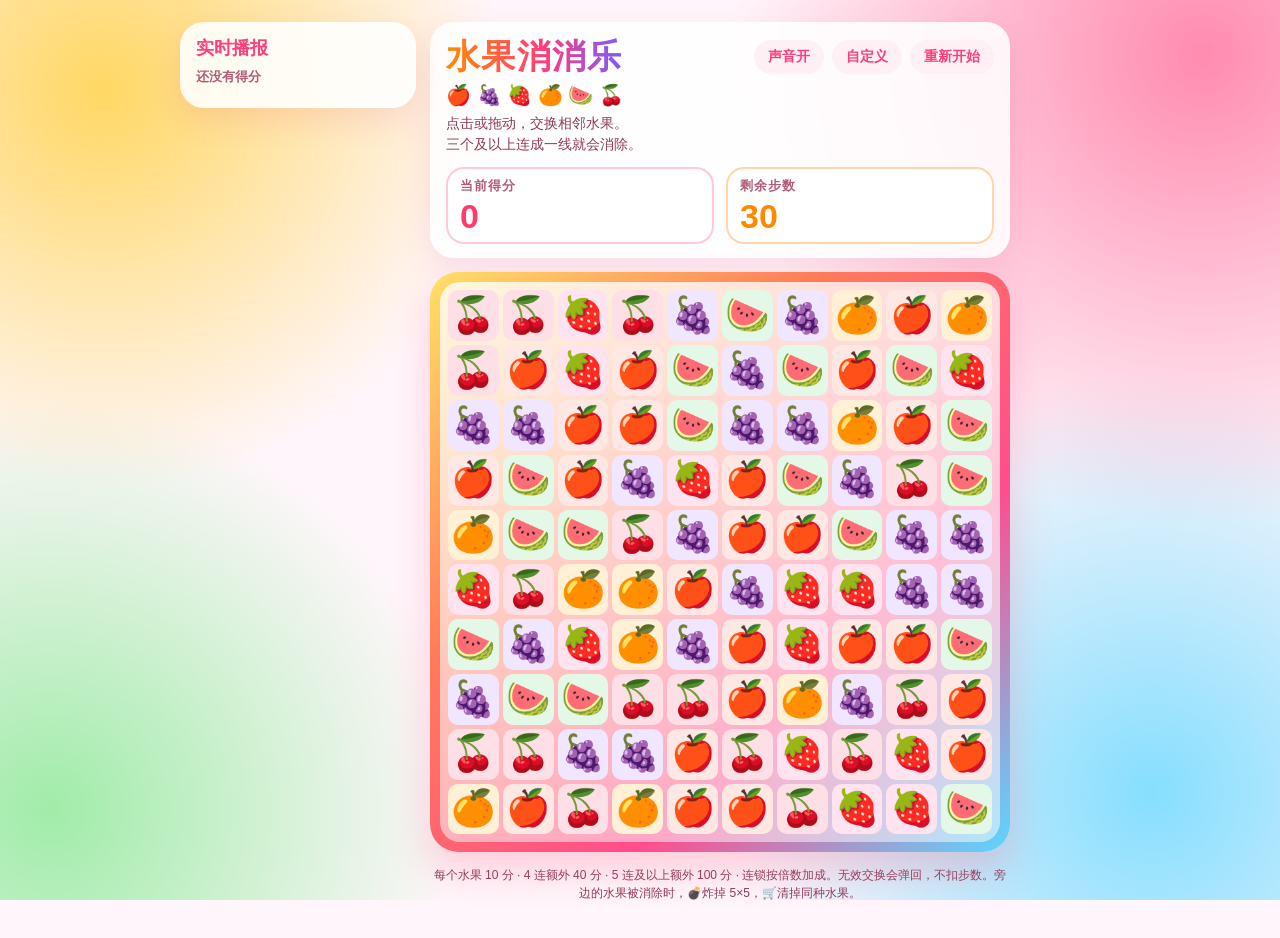
<file: fruit-match3/index.html>
<!DOCTYPE html>
<html lang="zh-CN">
<head>
<meta charset="UTF-8">
<meta name="viewport" content="width=device-width, initial-scale=1">
<meta name="color-scheme" content="light">
<title>水果消消乐</title>
<link rel="icon" href="data:image/svg+xml,%3Csvg xmlns='http://www.w3.org/2000/svg' viewBox='0 0 64 64'%3E%3Cpath fill='%23218a3a' d='M6 24c2 18 12 30 26 30s24-12 26-30z'/%3E%3Cpath fill='%23f3fad8' d='M10 24c2 14 10 24 22 24s20-10 22-24z'/%3E%3Cpath fill='%23ff4b6e' d='M14 24c2 11 8 19 18 19s16-8 18-19z'/%3E%3Cellipse fill='%232a211c' cx='26' cy='34' rx='2' ry='2.6' transform='rotate(20 26 34)'/%3E%3Cellipse fill='%232a211c' cx='36' cy='32' rx='2' ry='2.6' transform='rotate(-15 36 32)'/%3E%3Cellipse fill='%232a211c' cx='32' cy='38' rx='1.7' ry='2.3' transform='rotate(8 32 38)'/%3E%3C/svg%3E">
<style>
  :root { color-scheme: light; }

  * { box-sizing: border-box; }

  html, body { margin: 0; padding: 0; }

  body {
    min-height: 100vh;
    display: flex;
    justify-content: center;
    align-items: flex-start;
    padding: 22px 14px 36px;
    color: #6d2948;
    font-family: "Segoe UI", "PingFang SC", "Microsoft YaHei", sans-serif;
    background-color: #fff6fb;
    background-image:
      radial-gradient(circle at 8% 10%, rgba(255, 214, 92, .95) 0, rgba(255, 214, 92, 0) 28%),
      radial-gradient(circle at 94% 6%, rgba(255, 130, 170, .92) 0, rgba(255, 130, 170, 0) 32%),
      radial-gradient(circle at 90% 88%, rgba(120, 220, 255, .9) 0, rgba(120, 220, 255, 0) 30%),
      radial-gradient(circle at 4% 90%, rgba(150, 235, 160, .9) 0, rgba(150, 235, 160, 0) 28%);
    background-attachment: fixed;
  }

  button { font-family: inherit; }

  button:focus-visible {
    outline: 3px solid #ffd166;
    outline-offset: 3px;
  }

  ::selection { background: #ffd0e0; }

  .stage {
    width: min(920px, 100%);
    display: flex;
    align-items: flex-start;
    gap: 14px;
  }

  .feed {
    width: 236px;
    flex: 0 0 236px;
    position: sticky;
    top: 22px;
    display: flex;
    flex-direction: column;
    gap: 8px;
    max-height: calc(100vh - 44px);
    padding: 14px 12px 12px;
  }

  .feed h2 {
    margin: 0;
    font-size: 18px;
    line-height: 1.2;
    color: #ff3d7a;
  }

  .feed-empty {
    margin: 0;
    color: #b15b78;
    font-size: 13px;
    font-weight: 700;
  }

  .feed-list {
    list-style: none;
    margin: 0;
    padding: 0;
    overflow: auto;
    display: flex;
    flex-direction: column;
    gap: 8px;
    min-height: 0;
    max-height: calc(100vh - 120px);
  }

  .feed-item {
    display: grid;
    grid-template-columns: 1fr auto;
    gap: 2px 8px;
    align-items: center;
    background: #fff;
    border-radius: 14px;
    padding: 8px 10px;
    box-shadow: inset 0 0 0 2px rgba(255, 170, 190, .35);
    animation: feedIn .28s ease;
  }

  .feed-card {
    grid-column: 1;
    grid-row: 1;
    font-size: 14px;
    font-weight: 800;
  }

  .feed-meta {
    grid-column: 1;
    grid-row: 2;
    color: #8d3a56;
    font-size: 12px;
    font-weight: 700;
  }

  .feed-item b {
    grid-column: 2;
    grid-row: 1 / span 2;
    align-self: center;
    color: #ff8a00;
    font-size: 18px;
    font-variant-numeric: tabular-nums;
  }

  @keyframes feedIn {
    from { transform: translateY(-8px); opacity: 0; }
    to { transform: none; opacity: 1; }
  }

  .app {
    width: min(580px, 100%);
    display: flex;
    flex-direction: column;
    gap: 14px;
    user-select: none;
    -webkit-user-select: none;
  }

  .panel {
    background: rgba(255, 255, 255, .88);
    border-radius: 24px;
    padding: 16px 16px 14px;
    box-shadow: 0 12px 32px rgba(214, 80, 120, .14);
  }

  .title-row {
    display: flex;
    align-items: center;
    justify-content: space-between;
    flex-wrap: wrap;
    gap: 12px;
  }

  h1 {
    margin: 0;
    font-size: 34px;
    line-height: 1.1;
    letter-spacing: .04em;
    color: #ff3d7a;
  }

  @supports ((-webkit-background-clip: text) or (background-clip: text)) {
    h1 {
      background: linear-gradient(90deg, #ff8a00, #ff3d7a 55%, #7a5cff);
      -webkit-background-clip: text;
      background-clip: text;
      color: transparent;
    }
  }

  .title-actions {
    display: flex;
    flex-wrap: wrap;
    justify-content: flex-end;
    gap: 8px;
    flex: 0 0 auto;
  }

  .sound-btn.is-off {
    background: #f4f4f4;
    color: #9a8b92;
  }

  .sound-btn.is-off:hover { background: #ececec; }

  .text-btn {
    flex: 0 0 auto;
    border: 0;
    background: #fff0f5;
    color: #ff3d7a;
    font-weight: 800;
    font-size: 14px;
    border-radius: 999px;
    padding: 8px 14px;
    cursor: pointer;
  }

  .text-btn:hover { background: #ffe0ea; }
  .text-btn:active { transform: translateY(1px); }

  .decor {
    margin: 8px 0 0;
    font-size: 20px;
    letter-spacing: .28em;
  }

  .hint {
    margin: 6px 0 0;
    color: #8d3a56;
    font-size: 14px;
    line-height: 1.5;
  }

  .stats {
    display: flex;
    gap: 12px;
    margin-top: 12px;
  }

  .stat {
    flex: 1;
    min-width: 0;
    background: #fff;
    border-radius: 18px;
    padding: 10px 14px 8px;
    box-shadow: inset 0 0 0 2px rgba(255, 170, 190, .35);
  }

  .score-stat { box-shadow: inset 0 0 0 2px rgba(255, 61, 122, .28); }
  .moves-stat { box-shadow: inset 0 0 0 2px rgba(255, 150, 40, .4); }

  .stat-label {
    display: block;
    color: #b15b78;
    font-size: 13px;
    font-weight: 800;
    letter-spacing: .08em;
  }

  .stat-value {
    display: inline-block;
    margin-top: 2px;
    font-size: 34px;
    line-height: 1.15;
    font-variant-numeric: tabular-nums;
    transform-origin: left center;
  }

  .score-stat .stat-value { color: #ff3b6b; }
  .moves-stat .stat-value { color: #ff8a00; }
  .stat-value.low { color: #ff2d55; }

  .stat-value.bump { animation: bump .25s ease; }

  @keyframes bump {
    50% { transform: scale(1.16); }
  }

  .board-wrap {
    position: relative;
    padding: 10px;
    border-radius: 28px;
    background: linear-gradient(135deg, #ffe066, #ff7a59 34%, #ff4d8d 68%, #5ad7ff);
    box-shadow: 0 18px 40px rgba(255, 90, 130, .28);
  }

  .board-wrap.shake {
    animation: boardNudge .45s ease;
  }

  @keyframes boardNudge {
    0%, 100% { transform: translateX(0); }
    20% { transform: translateX(-5px); }
    40% { transform: translateX(5px); }
    60% { transform: translateX(-3px); }
    80% { transform: translateX(2px); }
  }

  .board {
    width: 100%;
    min-width: 0;
    aspect-ratio: 1;
    display: grid;
    grid-template-columns: repeat(10, minmax(0, 1fr));
    grid-template-rows: repeat(10, minmax(0, 1fr));
    gap: 4px;
    padding: 8px;
    border-radius: 20px;
    overflow: hidden;
    touch-action: none;
    background: linear-gradient(180deg, rgba(255, 255, 255, .78), rgba(255, 255, 255, .5));
    cursor: pointer;
  }

  /*
   * 格子只做定位，不建立层叠上下文。水果用绝对定位脱离文档流，
   * 选中放大时不会把这一行和下面的行撑高。
   */
  .cell {
    position: relative;
    min-width: 0;
    min-height: 0;
    border-radius: 10px;
    background: #fff7ea;
  }

  .cell[data-fruit="0"] { background: #ffe8e4; }
  .cell[data-fruit="1"] { background: #f0e6ff; }
  .cell[data-fruit="2"] { background: #ffe3ee; }
  .cell[data-fruit="3"] { background: #fff0d6; }
  .cell[data-fruit="4"] { background: #e3f8e6; }
  .cell[data-fruit="5"] { background: #ffdfe6; }
  .cell.bomb { background: #fff3c4; }
  .cell.cart { background: #e5f0ff; }

  .cell.selected {
    background: #ffe08a;
    box-shadow: inset 0 0 0 3px #ff9f1c;
  }

  .cell.target {
    background: #d9ffe9;
    box-shadow: inset 0 0 0 3px #3dce7a;
  }

  .piece {
    font-family: "Segoe UI Emoji", "Apple Color Emoji", "Noto Color Emoji", "Segoe UI Symbol", sans-serif;
    line-height: 1;
  }

  .fruit {
    position: absolute;
    inset: 0;
    z-index: 2;
    display: flex;
    align-items: center;
    justify-content: center;
    min-width: 0;
    min-height: 0;
    font-size: var(--fruit, 24px);
  }

  .fruit .badge {
    position: absolute;
    right: 1px;
    bottom: 0;
    font-size: .42em;
    line-height: 1;
    pointer-events: none;
  }

  .cell.selected .fruit { transform: scale(1.12); }

  .fruit.pop {
    z-index: 4;
    animation-name: pop;
    animation-timing-function: ease;
    animation-fill-mode: forwards;
  }

  @keyframes pop {
    0% { transform: scale(1); opacity: 1; }
    38% { transform: scale(1.42); opacity: 1; }
    100% { transform: scale(.15); opacity: 0; }
  }

  .fruit.shake { animation: shake .28s ease; }

  @keyframes shake {
    0%, 100% { transform: translateX(0); }
    30% { transform: translateX(-5px); }
    70% { transform: translateX(5px); }
  }

  .fruit.deal {
    animation-name: deal;
    animation-duration: 320ms;
    animation-timing-function: cubic-bezier(.2, .8, .2, 1);
    animation-fill-mode: backwards;
  }

  @keyframes deal {
    from { transform: scale(.25) rotate(-16deg); opacity: 0; }
    to { transform: none; opacity: 1; }
  }

  .board.dragging,
  .board.dragging .cell { cursor: grabbing; }

  .floats {
    position: absolute;
    inset: 0;
    z-index: 4;
    pointer-events: none;
    overflow: visible;
  }

  .floater {
    position: absolute;
    z-index: 5;
    text-align: center;
    white-space: nowrap;
    color: #ff3d68;
    font-weight: 900;
    text-shadow:
      0 1px 0 #fff,
      0 -1px 0 #fff,
      1px 0 0 #fff,
      -1px 0 0 #fff,
      0 8px 16px rgba(255, 59, 107, .35);
    animation: floatUp .85s ease-out forwards;
  }

  .floater b {
    font-size: 22px;
    font-weight: 900;
  }

  .floater small {
    display: block;
    margin-top: 2px;
    color: #ff7a00;
    font-size: 12px;
    font-weight: 800;
  }

  @keyframes floatUp {
    0% { opacity: 0; transform: translate(-50%, -40%) scale(.7); }
    18% { opacity: 1; transform: translate(-50%, -70%) scale(1.12); }
    100% { opacity: 0; transform: translate(-50%, -150%) scale(1); }
  }

  .toast {
    position: absolute;
    left: 50%;
    top: 50%;
    z-index: 6;
    padding: 12px 20px;
    border-radius: 999px;
    background: #ff3b6b;
    color: #fff;
    font-size: 22px;
    font-weight: 900;
    letter-spacing: .04em;
    white-space: nowrap;
    box-shadow: 0 10px 30px rgba(255, 59, 107, .35);
    pointer-events: none;
    opacity: 0;
    transform: translate(-50%, -46%) scale(.92);
    transition: .2s ease;
  }

  .toast.show {
    opacity: 1;
    transform: translate(-50%, -50%) scale(1);
  }

  .rule {
    margin: 0;
    text-align: center;
    color: #8d3a56;
    font-size: 12px;
    line-height: 1.5;
  }

  .overlay {
    position: fixed;
    inset: 0;
    z-index: 30;
    display: grid;
    place-items: center;
    padding: 20px;
    background: rgba(88, 24, 52, .38);
    backdrop-filter: blur(6px);
  }

  .overlay[hidden] { display: none !important; }

  .dialog {
    width: min(340px, 100%);
    padding: 28px 24px 22px;
    border-radius: 28px;
    background: #fff;
    text-align: center;
    box-shadow: 0 24px 60px rgba(120, 20, 60, .25);
    animation: dialogIn .28s ease;
  }

  @keyframes dialogIn {
    from { transform: scale(.92); opacity: 0; }
    to { transform: none; opacity: 1; }
  }

  .dialog-mark {
    font-size: 54px;
    line-height: 1;
  }

  .dialog h2 {
    margin: 8px 0 0;
    color: #ff3d7a;
    font-size: 28px;
  }

  .over-reason {
    margin: 6px 0 0;
    color: #8d3a56;
    font-size: 14px;
  }

  .final-label {
    margin: 16px 0 0;
    color: #b15b78;
    font-size: 13px;
    font-weight: 800;
    letter-spacing: .08em;
  }

  .final-score {
    margin: 2px 0 0;
    color: #ff8a00;
    font-size: 56px;
    line-height: 1;
    font-weight: 900;
    font-variant-numeric: tabular-nums;
  }

  .primary {
    width: 100%;
    margin-top: 18px;
    border: 0;
    border-radius: 999px;
    padding: 12px 28px;
    background: linear-gradient(90deg, #ff8a00, #ff3d7a);
    color: #fff;
    font-size: 18px;
    font-weight: 800;
    cursor: pointer;
    box-shadow: 0 8px 20px rgba(255, 61, 122, .35);
  }

  .set-note {
    margin: 12px 0 0;
    color: #8d3a56;
    font-size: 13px;
    line-height: 1.5;
    text-align: left;
  }

  .settings-form { text-align: left; }

  .settings-form h2 { text-align: center; }

  .settings-form label {
    display: flex;
    flex-direction: column;
    gap: 6px;
    margin-top: 12px;
    color: #8d3a56;
    font-size: 14px;
    font-weight: 800;
  }

  .settings-form input {
    font: inherit;
    font-size: 18px;
    padding: 8px 10px;
    border: 2px solid #ffd0e0;
    border-radius: 12px;
    color: #6d2948;
  }

  .set-actions {
    display: flex;
    gap: 10px;
  }

  .set-actions .primary { margin-top: 16px; }

  .set-actions .text-btn {
    margin-top: 16px;
    padding: 12px 16px;
  }

  .set-actions .primary,
  .set-actions .text-btn { flex: 1; }

  .settings { z-index: 40; }

  .primary:hover { filter: brightness(1.05); }
  .primary:active { transform: translateY(1px); }

  .over-custom {
    display: block;
    width: 100%;
    margin-top: 10px;
    padding: 10px 16px;
  }

  .noscript {
    margin: 0;
    padding: 16px;
    border-radius: 16px;
    background: #fff;
    text-align: center;
  }

  @media (prefers-reduced-motion: reduce) {
    *, *::before, *::after {
      animation-duration: 0.01ms !important;
      animation-iteration-count: 1 !important;
      transition-duration: 0.01ms !important;
    }
  }

  @media (max-width: 860px) {
    .stage { flex-direction: column; }
    .feed {
      order: 2;
      width: 100%;
      flex-basis: auto;
      position: static;
      max-height: none;
    }
    .feed-list { max-height: 180px; }
  }

  @media (max-width: 420px) {
    h1 { font-size: 28px; }
    .stat-value { font-size: 28px; }
    .hint { font-size: 13px; }
  }
</style>
</head>
<body>
  <div class="stage">
    <aside class="feed panel" aria-label="得分播报">
      <h2>实时播报</h2>
      <p class="feed-empty" id="feed-empty">还没有得分</p>
      <ol class="feed-list" id="feed-list" aria-live="polite"></ol>
    </aside>
    <div class="app">
    <header class="panel">
      <div class="title-row">
        <h1>水果消消乐</h1>
        <div class="title-actions">
          <button type="button" id="btn-sound" class="text-btn sound-btn" aria-pressed="true">声音开</button>
          <button type="button" id="btn-custom" class="text-btn">自定义</button>
          <button type="button" id="btn-restart" class="text-btn">重新开始</button>
        </div>
      </div>
      <p class="decor" aria-hidden="true">🍎🍇🍓🍊🍉🍒</p>
      <p class="hint">点击或拖动，交换相邻水果。<br>三个及以上连成一线就会消除。</p>
      <div class="stats">
        <section class="stat score-stat" aria-label="当前得分">
          <span class="stat-label">当前得分</span>
          <strong id="score" class="stat-value">0</strong>
        </section>
        <section class="stat moves-stat" aria-label="剩余步数">
          <span class="stat-label">剩余步数</span>
          <strong id="moves" class="stat-value">30</strong>
        </section>
      </div>
    </header>

    <div class="board-wrap" id="board-wrap">
      <div id="board" class="board" aria-label="游戏棋盘"></div>
      <div id="floats" class="floats"></div>
      <div id="toast" class="toast" role="status" aria-live="polite" aria-hidden="true"></div>
    </div>

    <p class="rule">每个水果 10 分 · 4 连额外 40 分 · 5 连及以上额外 100 分 · 连锁按倍数加成。无效交换会弹回，不扣步数。旁边的水果被消除时，💣炸掉 5×5，🛒清掉同种水果。</p>
    <noscript><p class="noscript">请启用 JavaScript 后再玩。</p></noscript>
  </div>
  </div>

  <div id="settings" class="overlay settings" hidden aria-hidden="true">
    <form class="dialog settings-form" id="settings-form">
      <h2>自定义</h2>
      <label>剩余步数
        <input id="set-moves" type="number" min="1" max="999" step="1" required>
      </label>
      <label>炸弹出现概率（%）
        <input id="set-bomb" type="number" min="0" max="100" step="0.1" required>
      </label>
      <label>购物车出现概率（%）
        <input id="set-cart" type="number" min="0" max="100" step="0.1" required>
      </label>
      <p class="set-note">概率只影响之后新出现的格子。旁边的水果被消除时，炸弹炸掉以自己为中心的 5×5；购物车清掉角标上的水果，以及旁边刚被消掉的种类。</p>
      <div class="set-actions">
        <button type="button" id="set-cancel" class="text-btn">取消</button>
        <button type="submit" class="primary">确定</button>
      </div>
    </form>
  </div>

  <div id="overlay" class="overlay" hidden aria-hidden="true">
    <div class="dialog" role="dialog" aria-modal="true" aria-labelledby="over-title">
      <div class="dialog-mark" aria-hidden="true">🍉</div>
      <h2 id="over-title">游戏结束</h2>
      <p id="over-reason" class="over-reason"></p>
      <p class="final-label">最终得分</p>
      <p id="final-score" class="final-score">0</p>
      <button type="button" id="btn-again" class="primary">再来一局</button>
      <button type="button" id="btn-custom-over" class="text-btn over-custom">自定义</button>
      <button type="button" id="btn-sound-over" class="text-btn sound-btn over-custom" aria-pressed="true">声音开</button>
    </div>
  </div>

<script>
(() => {
  'use strict';

  /*
   * 规则：
   * - 交换相邻水果，横或竖至少 3 个相同即消除。
   * - 消除后上方水果下落，顶部补充新水果，可以连锁。
   * - 只有形成消除的交换才消耗 1 步；无效交换会弹回。
   * - 没有任何可消除的交换时，提示“没有可用步数”并自动洗牌。
   * - 旁边的水果被消除时，炸弹炸掉以自己为中心的 5×5，购物车清掉同种水果。
   * - 步数用完后结束。开局随机填充，但不会带着现成三连开始。
   */

  const ROWS = 10;
  const COLS = 10;
  const START_MOVES = 30;
  const FRUITS = ['🍎', '🍇', '🍓', '🍊', '🍉', '🍒'];
  const FRUIT_NAMES = ['苹果', '葡萄', '草莓', '橙子', '西瓜', '樱桃'];
  const SCORE_FRUIT = 10;
  const SCORE_FOUR = 40;
  const SCORE_FIVE = 100;
  const MOTION = window.matchMedia('(prefers-reduced-motion: reduce)').matches;
  const T = {
    swap: MOTION ? 0 : 180,
    pop: MOTION ? 40 : 360,
    fall: MOTION ? 0 : 320,
    read: MOTION ? 450 : 780,
    deal: MOTION ? 0 : 680,
  };

  const boardEl = document.getElementById('board');
  const boardWrap = document.getElementById('board-wrap');
  const floatsEl = document.getElementById('floats');
  const toast = document.getElementById('toast');
  const feedList = document.getElementById('feed-list');
  const feedEmpty = document.getElementById('feed-empty');
  const scoreEl = document.getElementById('score');
  const movesEl = document.getElementById('moves');
  const overlay = document.getElementById('overlay');
  const finalScoreEl = document.getElementById('final-score');
  const overReasonEl = document.getElementById('over-reason');

  let board = [];
  let score = 0;
  let startMoves = START_MOVES;
  let moves = START_MOVES;
  let bombChance = 0.005;
  let cartChance = 0.005;
  let busy = false;
  let gameOver = false;
  let playId = 0;
  let selected = null;
  let drag = null;

  function wait(ms) {
    if (ms <= 0) return Promise.resolve();
    return new Promise((resolve) => { setTimeout(resolve, ms); });
  }

  let soundOn = true;
  try {
    if (localStorage.getItem('fruit-match3-sound') === 'off') soundOn = false;
  } catch (err) { /* 浏览器可能禁止本地存储 */ }

  let audioCtx = null;
  let audioOut = null;

  function audio() {
    if (!audioCtx) {
      const Ctx = window.AudioContext || window.webkitAudioContext;
      if (!Ctx) return null;
      audioCtx = new Ctx();
      audioOut = audioCtx.createGain();
      audioOut.gain.value = 0.42;
      audioOut.connect(audioCtx.destination);
    }
    if (audioCtx.state === 'suspended') audioCtx.resume();
    return audioCtx;
  }

  function tone(ctx, time, freq, dur, type, peak, slide) {
    const osc = ctx.createOscillator();
    const amp = ctx.createGain();
    osc.type = type || 'sine';
    osc.frequency.setValueAtTime(freq, time);
    if (slide) osc.frequency.exponentialRampToValueAtTime(Math.max(40, slide), time + dur);
    amp.gain.setValueAtTime(0.0001, time);
    amp.gain.exponentialRampToValueAtTime(Math.max(0.0002, peak), time + Math.min(0.03, dur * 0.45));
    amp.gain.exponentialRampToValueAtTime(0.0001, time + dur);
    osc.connect(amp);
    amp.connect(audioOut);
    osc.start(time);
    osc.stop(time + dur + 0.03);
  }

  function noise(ctx, time, dur, peak, cutoff, kind, slide) {
    const length = Math.max(1, Math.floor(ctx.sampleRate * dur));
    const buffer = ctx.createBuffer(1, length, ctx.sampleRate);
    const data = buffer.getChannelData(0);
    for (let i = 0; i < length; i++) data[i] = Math.random() * 2 - 1;
    const src = ctx.createBufferSource();
    src.buffer = buffer;
    const filter = ctx.createBiquadFilter();
    filter.type = kind || 'lowpass';
    filter.frequency.setValueAtTime(Math.max(40, cutoff || 420), time);
    if (slide) filter.frequency.exponentialRampToValueAtTime(Math.max(40, slide), time + dur);
    const amp = ctx.createGain();
    amp.gain.setValueAtTime(Math.max(0.0002, peak), time);
    amp.gain.exponentialRampToValueAtTime(0.0001, time + dur);
    src.connect(filter);
    filter.connect(amp);
    amp.connect(audioOut);
    src.start(time);
    src.stop(time + dur + 0.02);
  }

  function sfx(name, combo, delay) {
    if (!soundOn) return;
    try {
      const ctx = audio();
      if (!ctx) return;
      const t = ctx.currentTime + 0.01 + (delay || 0);
      const lift = Math.min(1.45, 1 + Math.max(0, (combo || 1) - 1) * 0.08);
      if (name === 'select') tone(ctx, t, 740, 0.06, 'sine', 0.045);
      else if (name === 'ui') tone(ctx, t, 880, 0.05, 'sine', 0.04);
      else if (name === 'swap') {
        tone(ctx, t, 494, 0.07, 'triangle', 0.05);
        tone(ctx, t + 0.06, 659, 0.08, 'triangle', 0.05);
      } else if (name === 'bounce') tone(ctx, t, 220, 0.12, 'sine', 0.05, 140);
      else if (name === 'shake') tone(ctx, t, 180, 0.07, 'square', 0.03);
      else if (name === 'clear') {
        [523, 659, 784].forEach((freq, index) => {
          tone(ctx, t + index * 0.045, freq * lift, 0.14, 'triangle', 0.055);
        });
      } else if (name === 'bomb') {
        const hits = Math.min(4, Math.max(1, combo || 1));
        tone(ctx, t, 960, 0.04, 'square', 0.08, 160);
        noise(ctx, t, 0.08, 0.28, 2200, 'highpass');
        tone(ctx, t + 0.02, 128, 0.48, 'sine', 0.26, 36);
        tone(ctx, t + 0.03, 74, 0.4, 'sawtooth', 0.08, 30);
        noise(ctx, t + 0.04, 0.42, 0.16, 1100, 'lowpass', 120);
        for (let i = 1; i < hits; i++) {
          noise(ctx, t + 0.1 + i * 0.07, 0.05, 0.1, 1800, 'bandpass');
        }
      } else if (name === 'cart') {
        const rings = Math.min(3, Math.max(1, combo || 1));
        noise(ctx, t, 0.2, 0.07, 380, 'bandpass', 2400);
        [0.03, 0.07, 0.11, 0.15].forEach((at) => {
          noise(ctx, t + at, 0.025, 0.07, 1600, 'highpass');
        });
        for (let i = 0; i < rings; i++) {
          const at = t + 0.16 + i * 0.11;
          tone(ctx, at, 1568, 0.16, 'sine', 0.1);
          tone(ctx, at, 2093, 0.18, 'triangle', 0.055);
        }
        tone(ctx, t + 0.18 + rings * 0.08, 2637, 0.24, 'sine', 0.06);
      } else if (name === 'drop') tone(ctx, t, 320, 0.09, 'sine', 0.03, 180);
      else if (name === 'shuffle') {
        [620, 494, 392].forEach((freq, index) => {
          tone(ctx, t + index * 0.07, freq, 0.09, 'triangle', 0.045);
        });
      } else if (name === 'over') {
        [523, 392, 311].forEach((freq, index) => {
          tone(ctx, t + index * 0.12, freq, 0.2, 'sine', 0.06);
        });
      }
    } catch (err) { /* 音频不可用时照常游戏 */ }
  }

  function paintSoundButtons() {
    const label = soundOn ? '声音开' : '声音关';
    document.querySelectorAll('.sound-btn').forEach((btn) => {
      btn.textContent = label;
      btn.setAttribute('aria-pressed', soundOn ? 'true' : 'false');
      btn.classList.toggle('is-off', !soundOn);
    });
  }

  function toggleSound() {
    soundOn = !soundOn;
    paintSoundButtons();
    try { localStorage.setItem('fruit-match3-sound', soundOn ? 'on' : 'off'); } catch (err) {}
    if (soundOn) sfx('ui');
  }

  function randomFruit() {
    return Math.floor(Math.random() * FRUITS.length);
  }

  function wouldMatch(bd, r, c, fruit) {
    if (c >= 2 && bd[r][c - 1] === fruit && bd[r][c - 2] === fruit) return true;
    if (r >= 2 && bd[r - 1][c] === fruit && bd[r - 2][c] === fruit) return true;
    return false;
  }

  function findMatches(bd) {
    const groups = [];
    for (let r = 0; r < ROWS; r++) {
      let c = 0;
      while (c < COLS) {
        const fruit = bd[r][c];
        if (typeof fruit !== 'number') {
          c += 1;
          continue;
        }
        let end = c + 1;
        while (end < COLS && bd[r][end] === fruit) end += 1;
        if (end - c >= 3) {
          const cells = [];
          for (let k = c; k < end; k++) cells.push([r, k]);
          groups.push(cells);
        }
        c = end;
      }
    }
    for (let c = 0; c < COLS; c++) {
      let r = 0;
      while (r < ROWS) {
        const fruit = bd[r][c];
        if (typeof fruit !== 'number') {
          r += 1;
          continue;
        }
        let end = r + 1;
        while (end < ROWS && bd[end][c] === fruit) end += 1;
        if (end - r >= 3) {
          const cells = [];
          for (let k = r; k < end; k++) cells.push([k, c]);
          groups.push(cells);
        }
        r = end;
      }
    }
    return { groups };
  }

  function swapOn(bd, r1, c1, r2, c2) {
    const tmp = bd[r1][c1];
    bd[r1][c1] = bd[r2][c2];
    bd[r2][c2] = tmp;
  }

  function lineHasMatch(bd, r, c) {
    const fruit = bd[r][c];
    if (typeof fruit !== 'number') return false;
    let left = c;
    while (left > 0 && bd[r][left - 1] === fruit) left -= 1;
    let right = c;
    while (right + 1 < COLS && bd[r][right + 1] === fruit) right += 1;
    if (right - left + 1 >= 3) return true;
    let up = r;
    while (up > 0 && bd[up - 1][c] === fruit) up -= 1;
    let down = r;
    while (down + 1 < ROWS && bd[down + 1][c] === fruit) down += 1;
    return down - up + 1 >= 3;
  }

  function swapWouldMatch(bd, r1, c1, r2, c2) {
    swapOn(bd, r1, c1, r2, c2);
    const ok = lineHasMatch(bd, r1, c1) || lineHasMatch(bd, r2, c2);
    swapOn(bd, r1, c1, r2, c2);
    return ok;
  }

  function hasPossibleMove(bd) {
    for (let r = 0; r < ROWS; r++) {
      for (let c = 0; c < COLS; c++) {
        if (c + 1 < COLS && bd[r][c] !== bd[r][c + 1] && swapWouldMatch(bd, r, c, r, c + 1)) return true;
        if (r + 1 < ROWS && bd[r][c] !== bd[r + 1][c] && swapWouldMatch(bd, r, c, r + 1, c)) return true;
      }
    }
    return false;
  }

  function spawnRates() {
    let bomb = bombChance;
    let cart = cartChance;
    const sum = bomb + cart;
    if (sum > 1) {
      bomb /= sum;
      cart /= sum;
    }
    return { bomb, cart };
  }

  function spawnTile() {
    const rates = spawnRates();
    const roll = Math.random();
    if (roll < rates.bomb) return { kind: 'bomb' };
    if (roll < rates.bomb + rates.cart) return { kind: 'cart', fruit: randomFruit() };
    return randomFruit();
  }

  function sprinkle(bd) {
    const rates = spawnRates();
    for (let r = 0; r < ROWS; r++) {
      for (let c = 0; c < COLS; c++) {
        if (typeof bd[r][c] !== 'number') continue;
        const roll = Math.random();
        if (roll < rates.bomb) bd[r][c] = { kind: 'bomb' };
        else if (roll < rates.bomb + rates.cart) bd[r][c] = { kind: 'cart', fruit: bd[r][c] };
      }
    }
    return bd;
  }

  function fillRandom() {
    const bd = Array.from({ length: ROWS }, () => Array(COLS).fill(null));
    for (let r = 0; r < ROWS; r++) {
      for (let c = 0; c < COLS; c++) {
        const options = [];
        for (let fruit = 0; fruit < FRUITS.length; fruit++) {
          if (!wouldMatch(bd, r, c, fruit)) options.push(fruit);
        }
        bd[r][c] = options.length
          ? options[Math.floor(Math.random() * options.length)]
          : randomFruit();
      }
    }
    return bd;
  }

  function generateBoard() {
    let bd = fillRandom();
    for (let attempt = 0; attempt < 200; attempt++) {
      bd = sprinkle(fillRandom());
      if (findMatches(bd).groups.length === 0 && hasPossibleMove(bd)) return bd;
    }
    return bd;
  }

  function tally(source) {
    const counts = Array(FRUITS.length).fill(0);
    const specials = [];
    for (let r = 0; r < ROWS; r++) {
      for (let c = 0; c < COLS; c++) {
        const tile = source[r][c];
        if (typeof tile === 'number') counts[tile] += 1;
        else if (tile && tile.kind === 'bomb') specials.push({ kind: 'bomb' });
        else if (tile && tile.kind === 'cart') specials.push({ kind: 'cart', fruit: tile.fruit });
      }
    }
    return { counts, specials };
  }

  function placeMixed(counts, specials) {
    const pool = [];
    for (let fruit = 0; fruit < FRUITS.length; fruit++) {
      for (let i = 0; i < counts[fruit]; i++) pool.push(fruit);
    }
    for (const special of specials) pool.push(special);
    if (pool.length !== ROWS * COLS) return null;
    const bd = Array.from({ length: ROWS }, () => Array(COLS).fill(null));
    for (let r = 0; r < ROWS; r++) {
      for (let c = 0; c < COLS; c++) {
        const options = [];
        for (let i = 0; i < pool.length; i++) {
          const item = pool[i];
          if (typeof item !== 'number' || !wouldMatch(bd, r, c, item)) options.push(i);
        }
        if (!options.length) return null;
        const pick = options[Math.floor(Math.random() * options.length)];
        bd[r][c] = pool[pick];
        pool.splice(pick, 1);
      }
    }
    return bd;
  }

  function shuffleBoard(source) {
    const bag = tally(source);
    for (let attempt = 0; attempt < 160; attempt++) {
      const specials = bag.specials.map((tile) => ({ kind: tile.kind, fruit: tile.fruit }));
      const bd = placeMixed(bag.counts.slice(), specials);
      if (bd && findMatches(bd).groups.length === 0 && hasPossibleMove(bd)) return bd;
    }
    return null;
  }

  function makePlayable(source) {
    if (source) {
      const shuffled = shuffleBoard(source);
      if (shuffled) return shuffled;
    }
    for (let i = 0; i < 20; i++) {
      const bd = generateBoard();
      if (findMatches(bd).groups.length === 0 && hasPossibleMove(bd)) return bd;
    }
    return generateBoard();
  }

  function applyGravity(bd) {
    const motions = [];
    for (let c = 0; c < COLS; c++) {
      const stack = [];
      for (let r = ROWS - 1; r >= 0; r--) {
        if (bd[r][c] != null) stack.push({ fruit: bd[r][c], fromR: r });
      }
      const missing = ROWS - stack.length;
      for (let i = 0; i < missing; i++) {
        stack.push({ fruit: spawnTile(), fromR: -1 - i });
      }
      for (let r = ROWS - 1; r >= 0; r--) {
        const item = stack[ROWS - 1 - r];
        bd[r][c] = item.fruit;
        motions.push({ r, c, dy: r - item.fromR });
      }
    }
    return motions;
  }

  function award(groups, combo) {
    const seen = new Set();
    const labels = [];
    for (const cells of groups) {
      let base = 0;
      for (const [r, c] of cells) {
        const key = r + ',' + c;
        if (!seen.has(key)) {
          seen.add(key);
          base += SCORE_FRUIT;
        }
      }
      let bonus = 0;
      if (cells.length === 4) bonus = SCORE_FOUR;
      else if (cells.length >= 5) bonus = SCORE_FIVE;
      labels.push({ cells, pts: (base + bonus) * combo, combo });
    }
    const total = labels.reduce((sum, label) => sum + label.pts, 0);
    return { labels, total };
  }

  function isAdjacent(a, b) {
    return Math.abs(a.r - b.r) + Math.abs(a.c - b.c) === 1;
  }

  function formatScore(value) {
    return value.toLocaleString('zh-CN');
  }

  function pulse(el) {
    el.classList.remove('bump');
    void el.offsetWidth;
    el.classList.add('bump');
    el.addEventListener('animationend', function handler(event) {
      if (event.animationName !== 'bump') return;
      el.classList.remove('bump');
      el.removeEventListener('animationend', handler);
    });
  }

  function updateHUD(scorePulse, movesPulse) {
    scoreEl.textContent = formatScore(score);
    movesEl.textContent = String(moves);
    movesEl.classList.toggle('low', moves <= 5);
    if (scorePulse) pulse(scoreEl);
    if (movesPulse) pulse(movesEl);
  }

  function setBusy(value) {
    busy = value;
    boardEl.classList.toggle('is-busy', busy);
  }

  function cellAt(r, c) {
    return boardEl.querySelector('.cell[data-r="' + r + '"][data-c="' + c + '"]');
  }

  function piece(r, c) {
    const cell = cellAt(r, c);
    return cell ? cell.querySelector('.fruit') : null;
  }

  function createCell(r, c) {
    const tile = board[r][c];
    const cell = document.createElement('div');
    cell.className = 'cell';
    if (selected && selected.r === r && selected.c === c) cell.classList.add('selected');
    cell.dataset.r = String(r);
    cell.dataset.c = String(c);
    const fruit = document.createElement('div');
    fruit.className = 'piece fruit';
    if (tile && tile.kind === 'bomb') {
      cell.classList.add('bomb');
      cell.dataset.fruit = 'bomb';
      fruit.textContent = '💣';
    } else if (tile && tile.kind === 'cart') {
      cell.classList.add('cart');
      cell.dataset.fruit = 'cart';
      fruit.textContent = '🛒';
      const badge = document.createElement('span');
      badge.className = 'badge';
      badge.textContent = FRUITS[tile.fruit] || '';
      fruit.appendChild(badge);
    } else {
      cell.dataset.fruit = String(tile);
      fruit.textContent = tile == null ? '' : FRUITS[tile];
    }
    cell.appendChild(fruit);
    return cell;
  }

  function syncFruitSize() {
    const cell = boardEl.querySelector('.cell');
    if (!cell) return;
    const size = cell.getBoundingClientRect().width;
    if (!size) return;
    const next = (size * 0.7).toFixed(2) + 'px';
    if (boardEl.style.getPropertyValue('--fruit') !== next) {
      boardEl.style.setProperty('--fruit', next);
    }
  }

  function renderBoard() {
    const frag = document.createDocumentFragment();
    for (let r = 0; r < ROWS; r++) {
      for (let c = 0; c < COLS; c++) frag.appendChild(createCell(r, c));
    }
    boardEl.replaceChildren(frag);
    syncFruitSize();
  }

  function clearSelection() {
    selected = null;
    boardEl.querySelectorAll('.cell.selected').forEach((el) => el.classList.remove('selected'));
  }

  function setSelection(pos) {
    clearSelection();
    selected = { r: pos.r, c: pos.c };
    const cell = cellAt(pos.r, pos.c);
    if (cell) cell.classList.add('selected');
    sfx('select');
  }

  function clearHints() {
    boardEl.querySelectorAll('.cell.target').forEach((el) => el.classList.remove('target'));
  }

  function paintPressed(pos) {
    boardEl.querySelectorAll('.cell.selected').forEach((el) => el.classList.remove('selected'));
    const cell = pos.el || cellAt(pos.r, pos.c);
    if (cell) cell.classList.add('selected');
  }

  function restoreSelection() {
    boardEl.querySelectorAll('.cell.selected').forEach((el) => el.classList.remove('selected'));
    if (!selected) return;
    const cell = cellAt(selected.r, selected.c);
    if (cell) cell.classList.add('selected');
  }

  function readCell(target) {
    if (!target || !target.closest) return null;
    const cell = target.closest('.cell');
    if (!cell || !boardEl.contains(cell)) return null;
    return { r: Number(cell.dataset.r), c: Number(cell.dataset.c), el: cell };
  }

  function onDealEnd(event) {
    if (event.animationName !== 'deal') return;
    const fruit = event.currentTarget;
    fruit.classList.remove('deal');
    fruit.style.animationDelay = '';
    fruit.removeEventListener('animationend', onDealEnd);
  }

  function playDeal() {
    if (MOTION) return;
    boardEl.querySelectorAll('.fruit').forEach((fruit) => {
      const cell = fruit.parentElement;
      const delay = (Number(cell.dataset.r) + Number(cell.dataset.c)) * 14;
      fruit.classList.add('deal');
      fruit.style.animationDelay = delay + 'ms';
      fruit.addEventListener('animationend', onDealEnd);
    });
  }

  function shake(r, c) {
    const fruit = piece(r, c);
    if (!fruit) return;
    fruit.classList.remove('deal', 'shake');
    fruit.style.animationDelay = '';
    void fruit.offsetWidth;
    fruit.classList.add('shake');
    fruit.addEventListener('animationend', (event) => {
      if (event.animationName !== 'shake') return;
      fruit.classList.remove('shake');
    }, { once: true });
  }

  function hideToast() {
    toast.classList.remove('show');
    toast.textContent = '';
    toast.setAttribute('aria-hidden', 'true');
    boardWrap.classList.remove('shake');
  }

  function showToast(text) {
    toast.textContent = text;
    toast.setAttribute('aria-hidden', 'false');
    toast.classList.add('show');
    if (!MOTION) boardWrap.classList.add('shake');
  }

  function rowStride() {
    const top = cellAt(0, 0);
    const below = cellAt(1, 0);
    if (!top || !below) return 0;
    return below.getBoundingClientRect().top - top.getBoundingClientRect().top;
  }

  function axis() {
    const origin = cellAt(0, 0).getBoundingClientRect();
    const right = cellAt(0, 1).getBoundingClientRect();
    const below = cellAt(1, 0).getBoundingClientRect();
    return { x: right.left - origin.left, y: below.top - origin.top };
  }

  async function animateSwap(a, b) {
    const fruitA = piece(a.r, a.c);
    const fruitB = piece(b.r, b.c);
    if (!fruitA || !fruitB || T.swap <= 0) return;
    const delta = axis();
    const dx = (b.c - a.c) * delta.x;
    const dy = (b.r - a.r) * delta.y;
    [fruitA, fruitB].forEach((fruit) => {
      fruit.classList.remove('deal', 'shake');
      fruit.style.animation = 'none';
      fruit.style.transition = 'none';
      fruit.style.transform = 'translate(0px, 0px)';
      fruit.style.zIndex = '3';
    });
    fruitA.style.zIndex = '4';
    void fruitA.offsetWidth;
    const timing = 'transform ' + T.swap + 'ms ease';
    fruitA.style.transition = timing;
    fruitB.style.transition = timing;
    fruitA.style.transform = 'translate(' + dx + 'px, ' + dy + 'px)';
    fruitB.style.transform = 'translate(' + (-dx) + 'px, ' + (-dy) + 'px)';
    await wait(T.swap);
  }

  async function animateSwapBack(a, b) {
    const fruitA = piece(a.r, a.c);
    const fruitB = piece(b.r, b.c);
    if (!fruitA || !fruitB || T.swap <= 0) return;
    fruitA.style.transform = 'translate(0px, 0px)';
    fruitB.style.transform = 'translate(0px, 0px)';
    await wait(T.swap);
    [fruitA, fruitB].forEach((fruit) => {
      fruit.style.transition = '';
      fruit.style.transform = '';
      fruit.style.animation = '';
      fruit.style.zIndex = '';
    });
  }

  function spawnFloater(cells, pts, combo) {
    const wrap = boardWrap.getBoundingClientRect();
    let x = 0;
    let y = 0;
    for (const [r, c] of cells) {
      const rect = cellAt(r, c).getBoundingClientRect();
      x += rect.left + rect.width / 2;
      y += rect.top + rect.height / 2;
    }
    x /= cells.length;
    y /= cells.length;
    const floater = document.createElement('div');
    floater.className = 'floater';
    floater.style.left = (x - wrap.left) + 'px';
    floater.style.top = (y - wrap.top) + 'px';
    const strong = document.createElement('b');
    strong.textContent = '+' + pts;
    floater.appendChild(strong);
    if (combo > 1) {
      const small = document.createElement('small');
      small.textContent = '连击 ×' + combo;
      floater.appendChild(small);
    }
    floatsEl.appendChild(floater);
    setTimeout(() => floater.remove(), 900);
  }

  function paintPop(labels) {
    const seen = new Set();
    for (const label of labels) {
      for (const [r, c] of label.cells) {
        const key = r + ',' + c;
        if (seen.has(key)) continue;
        seen.add(key);
        const fruit = piece(r, c);
        if (!fruit) continue;
        fruit.classList.remove('deal', 'shake');
        fruit.style.animation = '';
        fruit.classList.add('pop');
        fruit.style.animationDuration = T.pop + 'ms';
      }
      if (label.cells.length && label.pts > 0) spawnFloater(label.cells, label.pts, label.combo);
    }
  }

  function cellKey(r, c) {
    return r + ',' + c;
  }

  function neighbors8(r, c) {
    const list = [];
    for (let dr = -1; dr <= 1; dr++) {
      for (let dc = -1; dc <= 1; dc++) {
        if (!dr && !dc) continue;
        const rr = r + dr;
        const cc = c + dc;
        if (rr >= 0 && rr < ROWS && cc >= 0 && cc < COLS) list.push([rr, cc]);
      }
    }
    return list;
  }

  function expandSpecials(bd, seedKeys) {
    const doomed = new Set(seedKeys);
    const cause = new Map();
    const triggered = new Set();
    let changed = true;
    while (changed) {
      changed = false;
      for (let r = 0; r < ROWS; r++) {
        for (let c = 0; c < COLS; c++) {
          const key = cellKey(r, c);
          if (triggered.has(key)) continue;
          const tile = bd[r][c];
          if (!tile || typeof tile === 'number') continue;
          const alreadyDoomed = doomed.has(key);
          const types = new Set();
          let fruitHit = false;
          for (const [nr, nc] of neighbors8(r, c)) {
            if (!doomed.has(cellKey(nr, nc))) continue;
            const neighbor = bd[nr][nc];
            if (typeof neighbor === 'number') {
              fruitHit = true;
              types.add(neighbor);
            }
          }
          if (!fruitHit && !alreadyDoomed) continue;
          triggered.add(key);
          if (!doomed.has(key)) doomed.add(key);
          changed = true;
          if (tile.kind === 'bomb') {
            for (let rr = r - 2; rr <= r + 2; rr++) {
              for (let cc = c - 2; cc <= c + 2; cc++) {
                if (rr < 0 || cc < 0 || rr >= ROWS || cc >= COLS) continue;
                const blast = cellKey(rr, cc);
                if (!doomed.has(blast)) {
                  doomed.add(blast);
                  cause.set(blast, 'bomb');
                  changed = true;
                }
              }
            }
          } else if (tile.kind === 'cart') {
            const clearTypes = new Set(types);
            if (typeof tile.fruit === 'number') clearTypes.add(tile.fruit);
            for (let rr = 0; rr < ROWS; rr++) {
              for (let cc = 0; cc < COLS; cc++) {
                const other = bd[rr][cc];
                if (typeof other === 'number' && clearTypes.has(other)) {
                  const target = cellKey(rr, cc);
                  if (!doomed.has(target)) {
                    doomed.add(target);
                    cause.set(target, 'cart');
                    changed = true;
                  }
                }
              }
            }
          }
        }
      }
    }
    return { doomed, cause };
  }

  function clearFeed() {
    feedList.replaceChildren();
    feedEmpty.hidden = false;
  }

  function pushFeed(entries) {
    const fresh = entries.filter((entry) => entry.pts > 0);
    if (!fresh.length) return;
    const frag = document.createDocumentFragment();
    for (const entry of fresh) {
      const item = document.createElement('li');
      item.className = 'feed-item';
      const card = document.createElement('span');
      card.className = 'feed-card';
      card.textContent = entry.card;
      const meta = document.createElement('span');
      meta.className = 'feed-meta';
      meta.textContent = entry.detail;
      const pts = document.createElement('b');
      pts.textContent = '+' + formatScore(entry.pts);
      item.append(card, pts, meta);
      frag.appendChild(item);
    }
    feedList.prepend(frag);
    while (feedList.children.length > 40) feedList.lastElementChild.remove();
    feedEmpty.hidden = true;
    feedList.scrollTop = 0;
  }

  function fruitLabel(fruit) {
    return FRUITS[fruit] + ' ' + FRUIT_NAMES[fruit];
  }

  function clearKeys(keys) {
    for (const key of keys) {
      const parts = key.split(',');
      board[Number(parts[0])][Number(parts[1])] = null;
    }
  }

  async function animateFalls(motions) {
    if (motions.some((motion) => motion.dy > 0)) sfx('drop');
    if (T.fall <= 0) return;
    const stride = rowStride();
    if (!stride) return;
    const nodes = [];
    for (const motion of motions) {
      if (motion.dy <= 0) continue;
      const fruit = piece(motion.r, motion.c);
      if (!fruit) continue;
      fruit.style.transition = 'none';
      fruit.style.transform = 'translateY(' + (-motion.dy * stride) + 'px)';
      nodes.push(fruit);
    }
    if (!nodes.length) return;
    boardEl.offsetHeight;
    for (const fruit of nodes) {
      fruit.style.transition = 'transform ' + T.fall + 'ms cubic-bezier(.18,.8,.2,1)';
      fruit.style.transform = 'translateY(0px)';
    }
    await wait(T.fall);
    for (const fruit of nodes) {
      fruit.style.transition = '';
      fruit.style.transform = '';
    }
  }

  function showGameOver() {
    gameOver = true;
    sfx('over');
    overReasonEl.textContent = startMoves + ' 步已用完';
    finalScoreEl.textContent = formatScore(score);
    overlay.hidden = false;
    overlay.setAttribute('aria-hidden', 'false');
    document.getElementById('btn-again').focus();
  }

  async function noMovesReshuffle(id) {
    sfx('shuffle');
    showToast('没有可用步数');
    await wait(T.read);
    if (playId !== id) {
      hideToast();
      return;
    }
    boardWrap.classList.remove('shake');
    board = makePlayable(board);
    renderBoard();
    playDeal();
    await wait(T.deal);
    if (playId !== id) {
      hideToast();
      return;
    }
    hideToast();
  }

  async function resolveMatches(id) {
    let combo = 1;
    while (playId === id) {
      const { groups } = findMatches(board);
      if (!groups.length) break;
      const matchedKeys = new Set();
      for (const cells of groups) {
        for (const [r, c] of cells) matchedKeys.add(cellKey(r, c));
      }
      const expanded = expandSpecials(board, matchedKeys);
      const doomed = expanded.doomed;
      const cause = expanded.cause;
      const result = award(groups, combo);
      const extraCells = [];
      let extraPts = 0;
      let bombPts = 0;
      let cartPts = 0;
      const cartTypes = [];
      for (const key of doomed) {
        if (matchedKeys.has(key)) continue;
        const parts = key.split(',');
        const r = Number(parts[0]);
        const c = Number(parts[1]);
        extraCells.push([r, c]);
        if (typeof board[r][c] !== 'number') continue;
        const pts = SCORE_FRUIT * combo;
        extraPts += pts;
        if (cause.get(key) === 'cart') {
          cartPts += pts;
          if (!cartTypes.includes(board[r][c])) cartTypes.push(board[r][c]);
        } else {
          bombPts += pts;
        }
      }
      if (extraCells.length) {
        result.labels.push({ cells: extraCells, pts: extraPts, combo });
        result.total += extraPts;
      }
      score += result.total;
      updateHUD(true, false);
      const feedEntries = [];
      for (let i = 0; i < groups.length; i++) {
        const cells = groups[i];
        const fruit = board[cells[0][0]][cells[0][1]];
        feedEntries.push({
          card: fruitLabel(fruit),
          detail: cells.length + '连 · ' + combo + '连击',
          pts: result.labels[i].pts,
        });
      }
      if (bombPts > 0) {
        feedEntries.push({ card: '💣 炸弹', detail: combo + '连击', pts: bombPts });
      }
      if (cartPts > 0) {
        const kinds = cartTypes.map((fruit) => FRUIT_NAMES[fruit]).join('、');
        feedEntries.push({
          card: '🛒 购物车',
          detail: (kinds ? '清掉' + kinds + ' · ' : '') + combo + '连击',
          pts: cartPts,
        });
      }
      pushFeed(feedEntries);
      paintPop(result.labels);
      let bombCount = 0;
      let cartCount = 0;
      for (const key of doomed) {
        const parts = key.split(',');
        const tile = board[Number(parts[0])][Number(parts[1])];
        if (tile && tile.kind === 'bomb') bombCount += 1;
        else if (tile && tile.kind === 'cart') cartCount += 1;
      }
      sfx('clear', combo);
      if (bombCount) sfx('bomb', bombCount, 0.1);
      if (cartCount) sfx('cart', cartCount, bombCount ? 0.46 : 0.1);
      await wait(T.pop);
      if (playId !== id) return;
      clearKeys(doomed);
      const motions = applyGravity(board);
      renderBoard();
      await animateFalls(motions);
      if (playId !== id) return;
      combo += 1;
    }
    if (playId !== id) return;
    if (moves <= 0) {
      showGameOver();
      return;
    }
    if (!hasPossibleMove(board)) await noMovesReshuffle(id);
  }

  async function doSwap(a, b) {
    if (busy || gameOver) return;
    if (!isAdjacent(a, b)) return;
    const id = playId;
    if (board[a.r][a.c] === board[b.r][b.c]) {
      shake(a.r, a.c);
      shake(b.r, b.c);
      sfx('shake');
      return;
    }
    setBusy(true);
    clearSelection();
    try {
      sfx('swap');
      await animateSwap(a, b);
      if (playId !== id) return;
      swapOn(board, a.r, a.c, b.r, b.c);
      const matched = findMatches(board).groups.length > 0;
      if (!matched) {
        swapOn(board, a.r, a.c, b.r, b.c);
        sfx('bounce');
        await animateSwapBack(a, b);
        return;
      }
      moves -= 1;
      updateHUD(false, true);
      renderBoard();
      await resolveMatches(id);
    } finally {
      if (playId === id) setBusy(false);
    }
  }

  function handleTap(pos) {
    if (busy || gameOver) return;
    if (!selected) {
      setSelection(pos);
      return;
    }
    if (selected.r === pos.r && selected.c === pos.c) {
      clearSelection();
      return;
    }
    if (isAdjacent(selected, pos)) {
      const origin = { r: selected.r, c: selected.c };
      clearSelection();
      doSwap(origin, pos);
      return;
    }
    setSelection(pos);
  }

  function onPointerDown(event) {
    if (!event.isPrimary || event.button !== 0) return;
    if (busy || gameOver) return;
    const pos = readCell(event.target);
    if (!pos) return;
    event.preventDefault();
    try { boardEl.setPointerCapture(event.pointerId); } catch (err) { /* 指针可能已经结束 */ }
    drag = {
      id: event.pointerId,
      r: pos.r,
      c: pos.c,
      x: event.clientX,
      y: event.clientY,
      moved: false,
    };
    paintPressed(pos);
  }

  function onPointerMove(event) {
    if (!drag || event.pointerId !== drag.id) return;
    if (Math.hypot(event.clientX - drag.x, event.clientY - drag.y) > 12) {
      drag.moved = true;
      boardEl.classList.add('dragging');
    }
    clearHints();
    if (!drag.moved) return;
    const hit = document.elementFromPoint(event.clientX, event.clientY);
    const pos = hit ? readCell(hit) : null;
    if (pos && isAdjacent(drag, pos)) pos.el.classList.add('target');
  }

  function finishDrag() {
    drag = null;
    boardEl.classList.remove('dragging');
    clearHints();
    restoreSelection();
  }

  function onPointerUp(event) {
    if (!drag || event.pointerId !== drag.id) return;
    const start = drag;
    finishDrag();
    const hit = document.elementFromPoint(event.clientX, event.clientY);
    const pos = hit ? readCell(hit) : null;
    if (start.moved && pos && isAdjacent(start, pos)) {
      clearSelection();
      doSwap(start, pos);
      return;
    }
    if (!start.moved) handleTap(start);
  }

  function onPointerCancel(event) {
    if (!drag || event.pointerId !== drag.id) return;
    finishDrag();
  }

  function startGame() {
    playId += 1;
    score = 0;
    moves = startMoves;
    gameOver = false;
    selected = null;
    drag = null;
    boardEl.classList.remove('dragging');
    board = makePlayable(null);
    floatsEl.replaceChildren();
    clearFeed();
    hideToast();
    overlay.hidden = true;
    overlay.setAttribute('aria-hidden', 'true');
    updateHUD(false, false);
    renderBoard();
    playDeal();
    setBusy(false);
    if (!hasPossibleMove(board) || findMatches(board).groups.length > 0) {
      const id = playId;
      setBusy(true);
      noMovesReshuffle(id).finally(() => {
        if (playId === id) setBusy(false);
      });
    }
  }

  const settingsEl = document.getElementById('settings');
  const setMoves = document.getElementById('set-moves');
  const setBomb = document.getElementById('set-bomb');
  const setCart = document.getElementById('set-cart');

  function percentText(chance) {
    return String(Math.round(chance * 1000) / 10);
  }

  function openSettings() {
    sfx('ui');
    setMoves.value = String(moves);
    setBomb.value = percentText(bombChance);
    setCart.value = percentText(cartChance);
    settingsEl.hidden = false;
    settingsEl.setAttribute('aria-hidden', 'false');
    setMoves.focus();
  }

  function closeSettings() {
    settingsEl.hidden = true;
    settingsEl.setAttribute('aria-hidden', 'true');
  }

  function clampPercent(input) {
    const value = Number(input.value);
    if (!Number.isFinite(value)) return 0;
    return Math.min(100, Math.max(0, value)) / 100;
  }

  function applySettings(event) {
    event.preventDefault();
    sfx('ui');
    const nextMoves = Math.round(Number(setMoves.value));
    if (!Number.isFinite(nextMoves) || nextMoves < 1 || nextMoves > 999) return;
    startMoves = nextMoves;
    moves = nextMoves;
    bombChance = clampPercent(setBomb);
    cartChance = clampPercent(setCart);
    if (gameOver && moves > 0) {
      gameOver = false;
      overlay.hidden = true;
      overlay.setAttribute('aria-hidden', 'true');
    }
    updateHUD(false, true);
    closeSettings();
    if (!gameOver && !busy && moves > 0 && findMatches(board).groups.length === 0 && !hasPossibleMove(board)) {
      const id = playId;
      setBusy(true);
      noMovesReshuffle(id).finally(() => {
        if (playId === id) setBusy(false);
      });
    }
  }

  document.querySelectorAll('.sound-btn').forEach((btn) => {
    btn.addEventListener('click', toggleSound);
  });
  paintSoundButtons();
  document.getElementById('btn-restart').addEventListener('click', () => { sfx('ui'); startGame(); });
  document.getElementById('btn-again').addEventListener('click', () => { sfx('ui'); startGame(); });
  document.getElementById('btn-custom').addEventListener('click', openSettings);
  document.getElementById('btn-custom-over').addEventListener('click', openSettings);
  document.getElementById('set-cancel').addEventListener('click', () => { sfx('ui'); closeSettings(); });
  document.getElementById('settings-form').addEventListener('submit', applySettings);
  boardEl.addEventListener('pointerdown', onPointerDown, { passive: false });
  boardEl.addEventListener('pointermove', onPointerMove);
  boardEl.addEventListener('pointerup', onPointerUp);
  boardEl.addEventListener('pointercancel', onPointerCancel);
  boardEl.addEventListener('contextmenu', (event) => event.preventDefault());
  window.addEventListener('resize', syncFruitSize);

  startGame();
})();
</script>
</body>
</html>
</file>
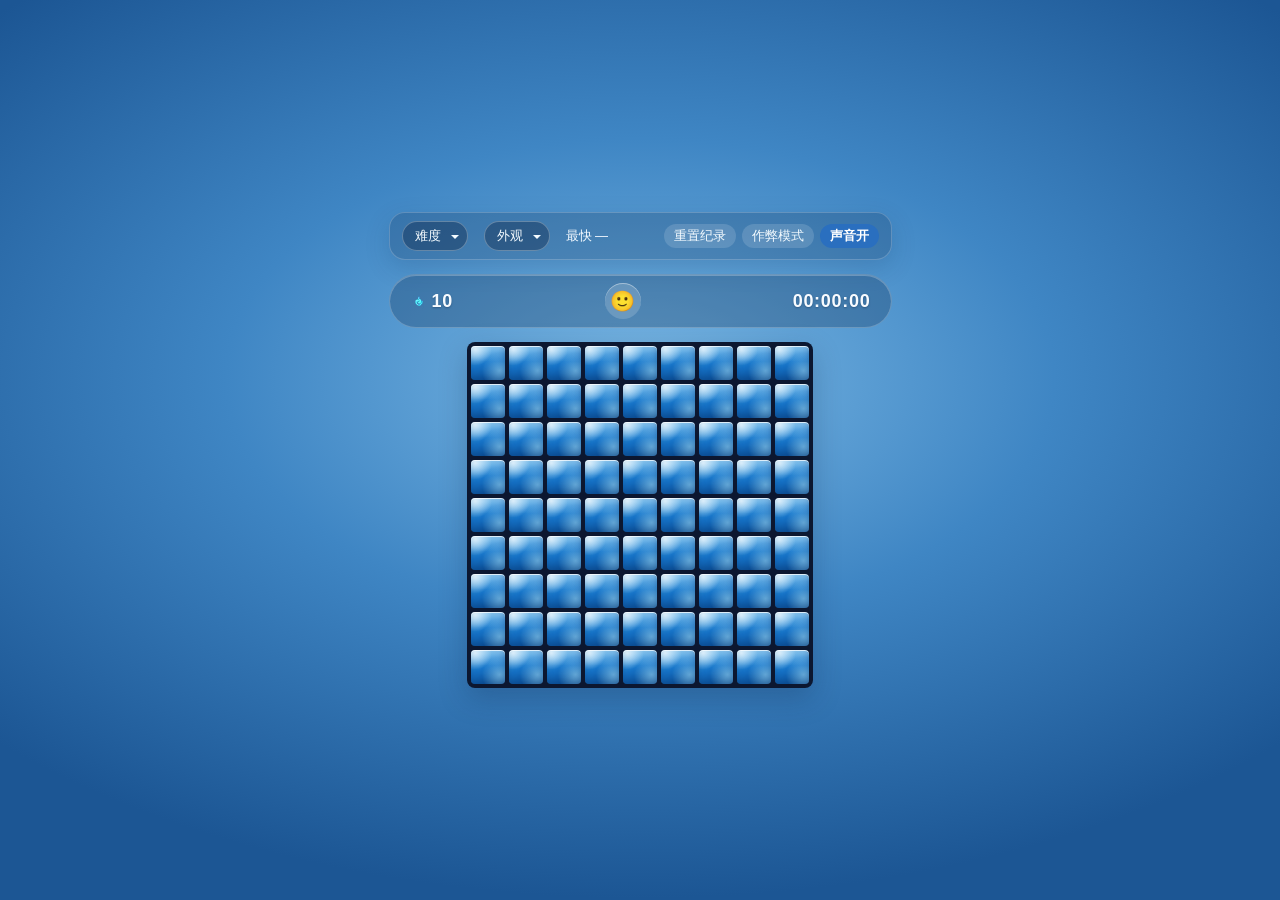
<file: minesweeper/index.html>
<!DOCTYPE html>
<html lang="zh-CN">
<head>
<meta charset="UTF-8">
<meta name="viewport" content="width=device-width, initial-scale=1.0">
<title>扫雷 Minesweeper</title>
<link rel="icon" href="img/favicon.svg" type="image/svg+xml">
<link rel="stylesheet" href="css/game.css">
</head>
<body data-theme="ocean">
<div class="game-wrapper">
  <div class="settings">
    <div class="menu">
      <button type="button" class="menu-btn" aria-expanded="false" aria-haspopup="menu">难度</button>
      <div class="menu-list" hidden role="menu">
        <button type="button" role="menuitem" data-difficulty="beginner">初级 (9×9, 10雷)</button>
        <button type="button" role="menuitem" data-difficulty="intermediate">中级 (16×16, 40雷)</button>
        <button type="button" role="menuitem" data-difficulty="expert">高级 (30×16, 99雷)</button>
        <button type="button" role="menuitem" data-difficulty="custom" id="customMenuItem">自定义</button>
      </div>
    </div>
    <div class="menu">
      <button type="button" class="menu-btn" aria-expanded="false" aria-haspopup="menu">外观</button>
      <div class="menu-list" hidden role="menu">
        <button type="button" role="menuitem" data-theme-option="classic">经典</button>
        <button type="button" role="menuitem" data-theme-option="night">夜色</button>
        <button type="button" role="menuitem" data-theme-option="ocean">海洋</button>
      </div>
    </div>
    <div class="setting-group">
      <span class="best-label" id="bestLabel">最快 —</span>
      <button type="button" class="bevel-btn" id="resetRecordBtn">重置纪录</button>
      <button type="button" class="bevel-btn cheat-btn" id="cheatBtn" aria-pressed="false">作弊模式</button>
      <button type="button" class="bevel-btn sound-btn is-on" id="soundBtn" aria-pressed="true">声音</button>
    </div>
  </div>
  <div class="header">
    <div class="counter" id="mineCounter">010</div>
    <button type="button" class="face-btn" id="faceBtn">🙂</button>
    <div class="counter" id="timer">000</div>
  </div>
  <div class="board-wrap" id="boardWrap">
    <div class="board" id="board"></div>
    <canvas id="fxCanvas"></canvas>
  </div>
  <p class="cheat-note" id="cheatNote" hidden>已开启作弊，不计入成绩</p>
</div>

<div class="modal-backdrop" id="customModal" hidden>
  <form class="modal" id="customForm">
    <h2>自定义</h2>
    <label>宽度<input id="customCols" type="number" min="9" max="30" required></label>
    <label>高度<input id="customRows" type="number" min="9" max="24" required></label>
    <label>雷数<input id="customMines" type="number" min="10" required></label>
    <p class="modal-hint">宽度 9–30，高度 9–24。雷数从 10 起，并给第一次点击留下周围空位。</p>
    <p class="modal-error" id="customError"></p>
    <div class="modal-actions">
      <button type="button" class="bevel-btn" id="customCancel">取消</button>
      <button type="submit" class="bevel-btn">确定</button>
    </div>
  </form>
</div>

<div class="result-backdrop" id="resultModal" hidden>
  <div class="result-card" role="dialog" aria-labelledby="resultLevel">
    <button type="button" class="result-close" id="resultClose" aria-label="关闭">×</button>
    <div class="result-face result-pop-item" aria-hidden="true">
      <svg viewBox="0 0 80 80">
        <circle cx="40" cy="40" r="28" fill="none" stroke="currentColor" stroke-width="3"/>
        <circle cx="30" cy="34" r="3" fill="currentColor"/>
        <circle cx="50" cy="34" r="3" fill="currentColor"/>
        <path id="resultMouth" d="M28 54 Q40 44 52 54" fill="none" stroke="currentColor" stroke-width="3" stroke-linecap="round"/>
      </svg>
    </div>
    <div class="result-level result-pop-item" id="resultLevel">中级</div>
    <div class="result-time result-pop-item" id="resultTime">00:00.000</div>
    <div class="result-progress result-pop-item" id="resultProgress">游戏进度：0.00%</div>
    <div class="result-record result-pop-item" id="resultRecord">历史记录 —</div>
    <div class="result-stats result-pop-item" id="resultStats"></div>
    <div class="result-actions result-pop-item">
      <button type="button" class="icon-btn" id="resultStay" aria-label="留在棋盘">
        <svg viewBox="0 0 24 24"><path d="M4 11.5 12 5l8 6.5"/><path d="M7 10.5V19h10v-8.5"/></svg>
      </button>
      <button type="button" class="icon-btn" id="resultRestart" aria-label="再来一局">
        <svg viewBox="0 0 24 24"><path d="M20 12a8 8 0 1 1-2.2-5.5"/><path d="M20 4v5h-5"/></svg>
      </button>
    </div>
    <button type="button" class="result-reset result-pop-item" id="resultReset">重置纪录</button>
  </div>
</div>

<script src="js/records.js"></script>
<script src="js/sound.js"></script>
<script src="js/effects.js"></script>
<script src="js/render.js"></script>
<script src="js/game.js"></script>
<script src="js/input.js"></script>
<script src="js/ui.js"></script>
<script src="js/main.js"></script>
</body>
</html>
</file>
<file: minesweeper/css/game.css>
* { margin: 0; padding: 0; box-sizing: border-box; }
body {
  font-family: 'Segoe UI', 'Microsoft YaHei', sans-serif;
  background: #e0e0e0;
  display: flex; justify-content: center; align-items: center;
  min-height: 100vh; user-select: none;
  padding: 24px 16px;
  overflow: auto;
  --cell-size: 24px;
}
.game-wrapper {
  display: flex; flex-direction: column;
  width: max-content;
  background: #c0c0c0;
  border: 3px solid;
  border-color: #fff #808080 #808080 #fff;
  padding: 6px;
}
.header {
  display: flex; justify-content: space-between; align-items: center;
  align-self: stretch;
  margin-bottom: 6px; padding: 4px 6px;
  border: 2px solid;
  border-color: #808080 #fff #fff #808080;
  background: #c0c0c0;
}
.counter {
  font-family: 'Courier New', monospace;
  font-size: 28px; font-weight: bold; color: #f00;
  background: #000; padding: 2px 4px;
  min-width: 60px; text-align: center;
  letter-spacing: 2px;
  border: 1px solid;
  border-color: #808080 #fff #fff #808080;
}
.face-btn {
  width: 42px; height: 42px;
  font-size: 24px; line-height: 1;
  border: 2px solid;
  border-color: #fff #808080 #808080 #fff;
  background: #c0c0c0; cursor: pointer;
  display: flex; align-items: center; justify-content: center;
}
.face-btn svg {
  width: 88%;
  height: 88%;
  display: block;
  pointer-events: none;
}
.board-wrap { position: relative; align-self: center; }
.board {
  display: grid; gap: 0;
  border: 3px solid;
  border-color: #808080 #fff #fff #808080;
}
#fxCanvas {
  position: absolute; inset: 0;
  width: 100%; height: 100%;
  pointer-events: none; z-index: 4;
}
.cell {
  width: var(--cell-size); height: var(--cell-size);
  font-size: 14px; font-weight: bold;
  display: flex; align-items: center; justify-content: center;
  border: 2px solid;
  border-color: #fff #808080 #808080 #fff;
  background: #c0c0c0; cursor: pointer;
  line-height: 1;
  position: relative;
}
.cell.revealed {
  border: 1px solid #808080;
  background: #c0c0c0;
}
.cell.mine-hit { background: #f00 !important; }
.cell.wrong-flag { background: #fcc !important; }
.cell .num, .qmark, .cheat-mark { position: relative; z-index: 1; }
.qmark, .cheat-mark {
  font-family: Tahoma, 'Segoe UI', sans-serif;
  font-weight: 700;
  font-size: 16px;
  color: #000;
}
.cheat-mark {
  color: #18a34a;
  font-size: 18px;
  text-shadow: 0 0 6px rgba(24, 163, 74, .45);
}
.cheat-note {
  margin: 8px 0 2px;
  text-align: center;
  font-size: 13px;
  color: #0b7a32;
  font-weight: 700;
}
.cheat-note[hidden] { display: none !important; }
.sound-btn.is-on {
  border-color: #808080 #fff #fff #808080;
  color: #0b63b6;
  font-weight: 700;
}
body[data-theme="night"] .qmark {
  color: #f0d7a4;
  font-size: 18px;
  text-shadow: 0 0 6px rgba(224, 161, 90, .9);
}
.n1 { color: #0000ff; } .n2 { color: #008000; }
.n3 { color: #ff0000; } .n4 { color: #000080; }
.n5 { color: #800000; } .n6 { color: #008080; }
.n7 { color: #000000; } .n8 { color: #808080; }
.settings {
  display: flex; justify-content: space-between; align-items: center;
  flex-wrap: wrap; gap: 8px 16px;
  margin-bottom: 6px; padding: 2px 2px 8px;
  border-bottom: 2px solid #808080;
  box-shadow: 0 2px 0 #fff;
}
.setting-group { display: flex; align-items: center; gap: 6px; flex-wrap: wrap; }
.best-label { font-size: 13px; min-width: 92px; }
.menu { position: relative; }
.menu-btn {
  font-family: 'Microsoft YaHei', sans-serif;
  font-size: 13px; padding: 3px 22px 3px 10px;
  border: 2px solid;
  border-color: #fff #808080 #808080 #fff;
  background: #c0c0c0; color: #000; cursor: pointer;
  position: relative;
}
.menu-btn::after {
  content: '';
  position: absolute; right: 8px; top: 50%;
  border: 4px solid transparent;
  border-top-color: currentColor;
  transform: translateY(-1px);
}
.menu-btn[aria-expanded="true"] { border-color: #808080 #fff #fff #808080; }
.menu-list {
  position: absolute; top: calc(100% + 4px); left: 0; z-index: 15;
  min-width: 168px;
  display: flex; flex-direction: column;
  background: #fff; color: #000;
  border: 2px solid;
  border-color: #fff #808080 #808080 #fff;
  box-shadow: 2px 2px 0 rgba(0, 0, 0, .25);
}
.menu-list[hidden] { display: none !important; }
.menu-list button {
  font-family: inherit; font-size: 13px;
  text-align: left; padding: 6px 12px;
  border: none; background: transparent; color: inherit; cursor: pointer;
}
.menu-list button:hover { background: #0a64c8; color: #fff; }
.menu-list button[aria-current="true"] { font-weight: 700; }
.bevel-btn {
  font-family: 'Microsoft YaHei', sans-serif;
  font-size: 13px; padding: 3px 10px;
  border: 2px solid;
  border-color: #fff #808080 #808080 #fff;
  background: #c0c0c0; color: #000; cursor: pointer;
}
.bevel-btn:active { border-color: #808080 #fff #fff #808080; }
.bevel-btn:focus-visible, .modal input:focus-visible, .menu-btn:focus-visible {
  outline: 1px solid #000; outline-offset: 1px;
}
.modal-backdrop, .result-backdrop {
  position: fixed; inset: 0; z-index: 20;
  background: rgba(0, 0, 0, .35);
  display: flex; align-items: center; justify-content: center;
  padding: 16px;
}
.result-backdrop { z-index: 30; background: rgba(12, 36, 72, .28); }
.modal-backdrop[hidden], .result-backdrop[hidden] { display: none !important; }
.modal {
  width: min(320px, 100%);
  background: #c0c0c0;
  border: 3px solid;
  border-color: #fff #808080 #808080 #fff;
  padding: 14px 16px 12px;
}
.modal h2 { font-size: 15px; font-weight: 600; margin-bottom: 12px; }
.modal label {
  display: flex; justify-content: space-between; align-items: center;
  gap: 12px; margin-bottom: 8px; font-size: 13px;
}
.modal input {
  width: 92px; font: inherit; padding: 3px 6px; user-select: text;
  border: 2px solid;
  border-color: #808080 #fff #fff #808080;
  background: #fff; color: #000;
}
.modal-hint { font-size: 12px; line-height: 1.45; color: #333; margin-top: 4px; }
.modal-error { min-height: 1.2em; font-size: 12px; color: #a00; margin-top: 6px; }
.modal-actions { display: flex; justify-content: flex-end; gap: 8px; margin-top: 12px; }

.result-card {
  width: min(340px, 100%);
  background: linear-gradient(180deg, #ffffff, #f2f4f7);
  color: #2c3138;
  border-radius: 18px;
  box-shadow: 0 18px 48px rgba(16, 36, 68, .28);
  padding: 26px 22px 16px;
  text-align: center;
  position: relative;
  opacity: 0;
  transform: scale(0.55);
}
.result-pop-item {
  opacity: 0;
  transform: scale(0.5);
}
.result-backdrop.is-open .result-card {
  animation: result-card-pop .42s cubic-bezier(.18, 1.45, .36, 1) both;
}
.result-backdrop.is-open .result-pop-item {
  animation: result-item-pop .4s cubic-bezier(.16, 1.5, .36, 1) both;
}
.result-backdrop.is-open .result-face { animation-delay: .38s; }
.result-backdrop.is-open .result-level { animation-delay: .52s; }
.result-backdrop.is-open .result-time { animation-delay: .64s; }
.result-backdrop.is-open .result-progress { animation-delay: .76s; }
.result-backdrop.is-open .result-record { animation-delay: .88s; }
.result-backdrop.is-open .result-stats { animation-delay: 1s; }
.result-backdrop.is-open .result-actions { animation-delay: 1.12s; }
.result-backdrop.is-open .result-reset { animation-delay: 1.22s; }
@keyframes result-card-pop {
  0% { opacity: 0; transform: scale(.55); }
  100% { opacity: 1; transform: scale(1); }
}
@keyframes result-item-pop {
  0% { opacity: 0; transform: scale(.45); }
  65% { opacity: 1; transform: scale(1.08); }
  100% { opacity: 1; transform: scale(1); }
}
@media (prefers-reduced-motion: reduce) {
  .result-card, .result-pop-item { opacity: 1; transform: none; animation: none !important; }
}
.result-close {
  position: absolute; top: 10px; right: 10px;
  width: 28px; height: 28px; border: none; border-radius: 50%;
  background: #e7ebf0; color: #66717c; cursor: pointer; font-size: 18px;
}
.result-face { width: 78px; height: 78px; margin: 0 auto; color: #9aa3ad; }
.result-face.is-win { color: #f0c400; }
.result-face svg { width: 100%; height: 100%; }
.result-level { margin-top: 4px; color: #8b929b; font-size: 16px; }
.result-time {
  margin-top: 10px;
  font-size: 40px; font-weight: 700; letter-spacing: .5px; line-height: 1.1;
}
.result-progress, .result-record { margin-top: 6px; color: #6d7580; font-size: 14px; }
.result-record.is-new { color: #c98414; font-weight: 700; }
.result-stats {
  margin-top: 14px;
  background: #e8edf2;
  border-radius: 8px;
  padding: 10px 8px;
  display: flex; justify-content: space-around; gap: 8px;
  font-size: 12px; color: #5c6772;
}
.result-stats b { display: block; margin-top: 3px; font-size: 16px; color: #243040; }
.result-actions { display: flex; justify-content: center; gap: 36px; margin-top: 8px; }
.icon-btn {
  width: 48px; height: 48px; border: none; background: transparent;
  color: #5d6874; cursor: pointer; display: flex; align-items: center; justify-content: center;
}
.icon-btn svg { width: 28px; height: 28px; fill: none; stroke: currentColor; stroke-width: 1.8; }
.icon-btn:hover { color: #1f6feb; }
.result-reset {
  border: none; background: transparent; color: #8090a0;
  cursor: pointer; font-size: 12px; text-decoration: underline;
  font-family: inherit;
}

body[data-theme="night"] {
  --cell-size: 26px;
  color: #f3eadf;
  background:
    radial-gradient(820px 380px at 50% -4%, rgba(255, 176, 92, .24), transparent 60%),
    radial-gradient(720px 460px at 50% 120%, rgba(48, 58, 92, .35), transparent 55%),
    #12100e;
  color-scheme: dark;
}
body[data-theme="night"] .game-wrapper {
  background: linear-gradient(180deg, #3a3128 0%, #241e19 100%);
  border: 1px solid rgba(255, 220, 180, .16);
  border-radius: 18px;
  padding: 14px;
  box-shadow: 0 28px 60px rgba(0, 0, 0, .5), inset 0 1px 0 rgba(255, 236, 210, .18);
}
body[data-theme="night"] .settings {
  border-bottom: 1px solid rgba(255, 220, 180, .12);
  box-shadow: none;
  margin-bottom: 12px;
  padding-bottom: 10px;
}
body[data-theme="night"] .best-label { color: #d9cbb8; letter-spacing: .06em; }
body[data-theme="night"] .menu-btn {
  border: none; border-radius: 999px;
  background: transparent; color: #e7d7c4;
  padding: 5px 26px 5px 12px;
}
body[data-theme="night"] .menu-btn:hover,
body[data-theme="night"] .menu-btn[aria-expanded="true"] { background: rgba(255, 236, 210, .08); }
body[data-theme="night"] .menu-list {
  background: #1c1814; color: #f3eadf;
  border: 1px solid rgba(255, 220, 180, .2);
  border-radius: 10px;
  box-shadow: 0 12px 28px rgba(0, 0, 0, .4);
}
body[data-theme="night"] .menu-list button:hover { background: #e0a15a; color: #2a1c10; }
body[data-theme="night"] .bevel-btn {
  border: none; border-radius: 999px;
  background: transparent; color: #e7d7c4;
  padding: 5px 12px;
}
body[data-theme="night"] .bevel-btn:hover { background: rgba(255, 236, 210, .08); }
body[data-theme="night"] .bevel-btn:active { background: #e0a15a; color: #2a1c10; }
body[data-theme="night"] .bevel-btn:focus-visible,
body[data-theme="night"] .menu-btn:focus-visible { outline-color: #e0a15a; }
body[data-theme="night"] .header {
  background: #1c1814;
  border: none; border-radius: 12px;
  padding: 8px 10px; margin-bottom: 10px;
  box-shadow: inset 0 0 0 1px rgba(255, 220, 180, .06);
}
body[data-theme="night"] .counter {
  color: #ff8a3d; background: #100e0c;
  border: none; border-radius: 6px;
  min-width: 72px; padding: 3px 6px;
  text-shadow: 0 0 8px rgba(255, 140, 60, .9);
  box-shadow: inset 0 2px 8px rgba(0, 0, 0, .75), 0 0 14px rgba(255, 140, 60, .12);
}
body[data-theme="night"] .face-btn {
  width: 48px; height: 48px; font-size: 26px;
  border: none; border-radius: 50%;
  background: radial-gradient(circle at 35% 30%, #f0d7a4, #b8884a 46%, #6e4c28 78%);
  box-shadow: 0 0 0 4px #1a1511, inset 0 1px 0 rgba(255, 255, 255, .55), 0 8px 14px rgba(0, 0, 0, .35);
}
body[data-theme="night"] .face-btn:active {
  border: none;
  transform: translateY(1px);
  box-shadow: 0 0 0 4px #1a1511, inset 0 2px 6px rgba(0, 0, 0, .45);
}
body[data-theme="night"] .board {
  background: #16130f;
  border: none; border-radius: 12px;
  padding: 8px; gap: 3px;
  box-shadow: inset 0 0 0 1px rgba(255, 220, 180, .05), inset 0 10px 24px rgba(0, 0, 0, .28);
}
body[data-theme="night"] .cell {
  border: none; border-radius: 5px; font-size: 15px;
  background: linear-gradient(160deg, #8a7b68 0%, #5c5146 46%, #3f3832 100%);
  box-shadow: inset 1px 1px 0 rgba(255, 236, 210, .35), inset -1px -1px 0 rgba(0, 0, 0, .4);
}
body[data-theme="night"] .cell.revealed {
  border: none; background: #2a241e;
  box-shadow: inset 0 0 0 1px rgba(255, 220, 180, .06);
}
body[data-theme="night"] .cell.mine-hit { background: #c44832 !important; box-shadow: none; }
body[data-theme="night"] .cell.wrong-flag { background: #6e3b48 !important; box-shadow: none; }
body[data-theme="night"] .n1 { color: #79b6ff; } body[data-theme="night"] .n2 { color: #7dcc78; }
body[data-theme="night"] .n3 { color: #ff6e5e; } body[data-theme="night"] .n4 { color: #b09bff; }
body[data-theme="night"] .n5 { color: #ffb15a; } body[data-theme="night"] .n6 { color: #6fd0c8; }
body[data-theme="night"] .n7 { color: #fff4e8; } body[data-theme="night"] .n8 { color: #b7aa9c; }
body[data-theme="night"] .modal-backdrop { background: rgba(8, 6, 4, .62); }
body[data-theme="night"] .modal {
  background: #2a241e; color: #f3eadf;
  border: 1px solid rgba(255, 220, 180, .16);
  border-radius: 14px;
  box-shadow: 0 24px 50px rgba(0, 0, 0, .5);
}
body[data-theme="night"] .modal input {
  background: #16130f; color: #f3eadf;
  border: 1px solid rgba(255, 220, 180, .2); border-radius: 6px;
}
body[data-theme="night"] .modal-hint { color: #cbbba8; }
body[data-theme="night"] .modal-error { color: #ff8d7a; }
body[data-theme="night"] .modal .bevel-btn[type="submit"] {
  background: #e0a15a; color: #2a1c10;
}

body[data-theme="ocean"] {
  --cell-size: 34px;
  color: #eef7ff;
  background:
    radial-gradient(900px 520px at 50% 42%, #79b7e4 0%, #3f86c4 46%, #1c5694 100%);
}
body[data-theme="ocean"] .game-wrapper {
  background: transparent;
  border: none;
  box-shadow: none;
  padding: 0;
  gap: 14px;
}
body[data-theme="ocean"] .settings {
  margin: 0;
  padding: 8px 12px;
  border: 1px solid rgba(255, 255, 255, .2);
  border-radius: 16px;
  box-shadow: 0 8px 24px rgba(12, 48, 92, .18);
  background: rgba(10, 36, 72, .22);
}
body[data-theme="ocean"] .best-label { color: #f3f9ff; }
body[data-theme="ocean"] .menu-btn {
  border: 1px solid rgba(255, 255, 255, .28);
  border-radius: 999px;
  background: rgba(8, 28, 58, .35);
  color: #f4fbff;
  padding: 5px 26px 5px 12px;
}
body[data-theme="ocean"] .menu-btn[aria-expanded="true"] { background: rgba(255, 255, 255, .16); }
body[data-theme="ocean"] .menu-list {
  background: rgba(10, 32, 64, .96);
  color: #f4fbff;
  border: 1px solid rgba(255, 255, 255, .22);
  border-radius: 12px;
  box-shadow: 0 12px 28px rgba(8, 28, 58, .35);
}
body[data-theme="ocean"] .menu-list button:hover { background: rgba(120, 200, 255, .28); color: #fff; }
body[data-theme="ocean"] .bevel-btn {
  border: none;
  border-radius: 999px;
  background: rgba(255, 255, 255, .14);
  color: #f4fbff;
}
body[data-theme="ocean"] .header {
  margin: 0;
  padding: 8px 16px;
  border: 1px solid rgba(255, 255, 255, .22);
  border-radius: 999px;
  background: rgba(12, 40, 78, .28);
  box-shadow: inset 0 1px 0 rgba(255, 255, 255, .25);
}
body[data-theme="ocean"] .counter {
  background: transparent;
  color: #f7fbff;
  border: none;
  box-shadow: none;
  text-shadow: 0 1px 2px rgba(8, 32, 64, .35);
  font-family: 'Segoe UI', 'Microsoft YaHei', sans-serif;
  font-size: 18px;
  font-weight: 600;
  letter-spacing: .04em;
  min-width: 0;
}
body[data-theme="ocean"] #mineCounter {
  display: flex; align-items: center; gap: 6px;
}
body[data-theme="ocean"] #mineCounter::before {
  content: '';
  width: 16px; height: 16px;
  background: url("../img/ocean-mark.png") center / contain no-repeat;
}
body[data-theme="ocean"] .face-btn {
  width: 36px; height: 36px; font-size: 20px;
  border: none; border-radius: 50%;
  background: rgba(255, 255, 255, .16);
  box-shadow: inset 0 1px 0 rgba(255, 255, 255, .4);
}
body[data-theme="ocean"] .face-btn:active { transform: translateY(1px); }
body[data-theme="ocean"] .board {
  gap: 4px;
  padding: 4px;
  border: none;
  border-radius: 8px;
  background: #0c1730;
  box-shadow: 0 10px 28px rgba(10, 36, 72, .25);
}
body[data-theme="ocean"] .cell {
  border: none;
  border-radius: 4px;
  overflow: hidden;
  font-size: 18px;
  background:
    linear-gradient(180deg, rgba(255, 255, 255, .42), rgba(255, 255, 255, 0) 46%),
    linear-gradient(160deg, #49b4f2 0%, #1674c9 52%, #0b4e96 100%);
  box-shadow:
    inset 0 1px 0 rgba(255, 255, 255, .72),
    inset 0 -3px 6px rgba(4, 36, 84, .28);
}
body[data-theme="ocean"] .cell:not(.revealed)::before,
body[data-theme="ocean"] .cell.ocean-flow::before {
  content: '';
  position: absolute;
  width: 190%;
  height: 190%;
  left: -45%;
  top: -45%;
  pointer-events: none;
  z-index: 0;
  background:
    radial-gradient(circle at 30% 28%, rgba(255, 255, 255, .72), transparent 26%),
    radial-gradient(circle at 68% 62%, rgba(186, 240, 255, .48), transparent 30%),
    radial-gradient(circle at 42% 78%, rgba(8, 70, 140, .28), transparent 34%);
  animation: ocean-drift 5.6s ease-in-out infinite;
}
body[data-theme="ocean"] .cell:nth-child(3n)::before { animation-delay: -1.6s; }
body[data-theme="ocean"] .cell:nth-child(3n + 1)::before { animation-delay: -3.1s; }
body[data-theme="ocean"] .cell:nth-child(4n)::before { animation-duration: 7.2s; }
body[data-theme="ocean"] .cell.revealed {
  border: none;
  background:
    radial-gradient(1px 1px at 22% 30%, rgba(190, 225, 255, .45), transparent),
    radial-gradient(1px 1px at 72% 64%, rgba(170, 210, 255, .28), transparent),
    linear-gradient(180deg, #1a2744, #121b32);
  box-shadow: inset 0 0 0 1px rgba(120, 170, 220, .16);
}
body[data-theme="ocean"] .cell.revealed:not(.ocean-flow)::before { content: none; }
body[data-theme="ocean"] .cell.ocean-flow {
  background-color: #040a14;
  background-image:
    radial-gradient(circle at 28% 32%, rgba(120, 210, 255, .75), transparent 36%),
    radial-gradient(circle at 72% 70%, rgba(8, 40, 90, .15), transparent 40%),
    linear-gradient(125deg, #02060e, #0a335c 42%, #06101c 72%, #01040a);
  background-size: 190% 190%;
  animation: ocean-current 2.4s linear infinite;
  box-shadow: inset 0 0 10px rgba(40, 140, 210, .35), inset 0 0 0 1px rgba(110, 190, 255, .28);
}
body[data-theme="ocean"] .cell.ocean-flow::before {
  opacity: .85;
  animation-duration: 3.1s;
  background:
    radial-gradient(circle at 40% 40%, rgba(120, 200, 255, .35), transparent 32%),
    radial-gradient(circle at 70% 60%, rgba(20, 60, 120, .45), transparent 36%);
}
body[data-theme="ocean"] .cell.ocean-flow.exploded {
  animation: ocean-explode .6s ease-out, ocean-current 3.4s linear infinite;
}
body[data-theme="ocean"] .cell.ocean-flow.exploded::after {
  content: '';
  position: absolute;
  inset: 0;
  z-index: 1;
  pointer-events: none;
  background: radial-gradient(circle at 50% 50%,
    rgba(255, 86, 42, .62) 0%,
    rgba(176, 32, 16, .28) 24%,
    rgba(90, 12, 8, .08) 42%,
    transparent 64%);
}
.ocean-burst {
  position: relative;
  z-index: 2;
  width: 22px;
  height: 22px;
  display: block;
  filter: drop-shadow(0 0 4px rgba(255, 70, 36, .75));
}
.ocean-burst svg { width: 100%; height: 100%; display: block; }
body[data-theme="ocean"] .cell.exploded {
  animation: ocean-explode .6s ease-out;
}
body[data-theme="ocean"] .cell.wrong-flag {
  background:
    linear-gradient(180deg, rgba(255, 255, 255, .42), rgba(255, 255, 255, 0) 46%),
    linear-gradient(160deg, #49b4f2 0%, #1674c9 52%, #0b4e96 100%) !important;
}
body[data-theme="ocean"] .cell .num {
  font-size: 18px;
  text-shadow: 0 0 6px currentColor, 0 0 14px currentColor;
}
body[data-theme="ocean"] .n1 { color: #63fff6; }
body[data-theme="ocean"] .n2 { color: #ffe14a; }
body[data-theme="ocean"] .n3 { color: #ff6d8d; }
body[data-theme="ocean"] .n4 { color: #8eb2ff; }
body[data-theme="ocean"] .n5 { color: #ffb15a; }
body[data-theme="ocean"] .n6 { color: #62ffe4; }
body[data-theme="ocean"] .n7 { color: #f4fbff; }
body[data-theme="ocean"] .n8 { color: #b7d4f2; }

.ocean-heart {
  position: relative;
  z-index: 1;
  width: 26px;
  height: 26px;
  background: url("../img/ocean-mark.png") center / contain no-repeat;
  filter: drop-shadow(0 0 4px rgba(80, 220, 255, .85));
}
body[data-theme="ocean"] .cell.wrong-flag .ocean-heart {
  filter: grayscale(.55) brightness(.45);
  opacity: .55;
}
.ocean-heart.yellow {
  filter: hue-rotate(-125deg) saturate(1.6) brightness(1.15) drop-shadow(0 0 4px rgba(255, 210, 40, .9));
}
.ocean-heart.cheat-green {
  filter: hue-rotate(-58deg) saturate(1.7) brightness(1.12) drop-shadow(0 0 4px rgba(40, 220, 90, .9));
}
body[data-theme="night"] .cheat-note { color: #d7ec9a; }
body[data-theme="ocean"] .cheat-note {
  color: #d8ffb0;
  text-shadow: 0 1px 2px rgba(8, 32, 64, .35);
}
body[data-theme="night"] .sound-btn.is-on,
body[data-theme="ocean"] .sound-btn.is-on {
  background: #2a6fbf;
  color: #fff;
}

@keyframes ocean-drift {
  0% { transform: translate3d(-6%, -4%, 0) rotate(0deg); }
  50% { transform: translate3d(7%, 6%, 0) rotate(8deg); }
  100% { transform: translate3d(-6%, -4%, 0) rotate(0deg); }
}
@keyframes ocean-current {
  0% { background-position: 0% 40%; }
  100% { background-position: 100% 70%; }
}
@keyframes ocean-explode {
  0% { box-shadow: 0 0 0 0 rgba(150, 220, 255, .85); transform: scale(1); }
  35% { box-shadow: 0 0 16px 8px rgba(110, 190, 255, .55); transform: scale(1.06); }
  100% { box-shadow: inset 0 0 0 1px rgba(90, 160, 220, .2); transform: scale(1); }
}
</file>
